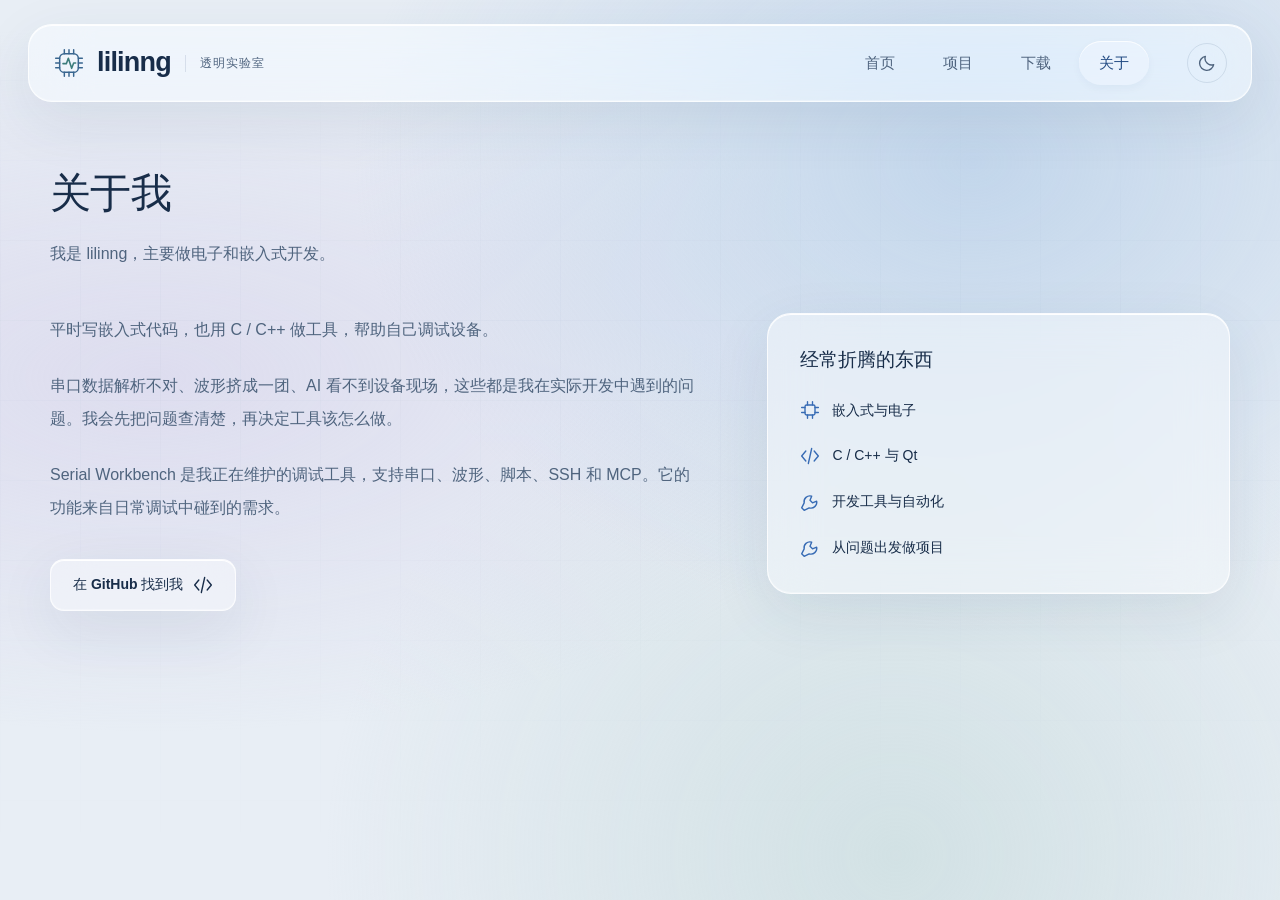
<file: deploy/website/site/about/index.html>
<!doctype html>
<html lang="zh-CN" data-base="../">
<head>
  <meta charset="utf-8">
  <meta name="viewport" content="width=device-width, initial-scale=1">
  <meta name="description" content="关于 lilinng，以及正在做的嵌入式、C++ 和工具项目。">
  <meta name="author" content="lilinng">
  <meta name="theme-color" content="#e8eef5">
  <meta property="og:title" content="关于 · lilinng">
  <meta property="og:description" content="关于 lilinng，以及正在做的嵌入式、C++ 和工具项目。">
  <meta property="og:type" content="website">
  <title>关于 · lilinng</title>

  <link rel="icon" type="image/svg+xml" href="../assets/favicon.svg">
  <link rel="stylesheet" href="../assets/site.css">
  <script defer src="../assets/app.js"></script>
</head>
<body>
  <a href="#main" class="skip-link">跳到正文</a>
  <header class="site-header"><div class="container header-inner">
    <a class="brand" href="../index.html" aria-label="lilinng 首页"><img src="../assets/favicon.svg" width="34" height="34" alt=""><span class="brand-text">lilinng<small>透明实验室</small></span></a>
    <nav class="desktop-nav" aria-label="主导航"><a class="nav-link" href="../index.html">首页</a><a class="nav-link" href="../projects/index.html">项目</a><a class="nav-link" href="../downloads/index.html">下载</a><a class="nav-link" href="../about/index.html" aria-current="page">关于</a></nav>
    <div class="header-actions">
      <button class="icon-button" data-theme-toggle aria-label="切换深色主题" title="切换深色主题"><svg class="icon moon" viewBox="0 0 24 24" aria-hidden="true"><path d="M20 14a8 8 0 0 1-10-10 8.5 8.5 0 1 0 10 10Z"/></svg><svg class="icon sun" viewBox="0 0 24 24" aria-hidden="true"><circle cx="12" cy="12" r="4"/><path d="M12 2v2m0 16v2M2 12h2m16 0h2M5 5l1.5 1.5m11 11L19 19M5 19l1.5-1.5m11-11L19 5"/></svg></button>
      <details class="mobile-menu"><summary aria-label="导航菜单"><svg class="icon " viewBox="0 0 24 24" aria-hidden="true"><path d="M4 6h16M4 12h16M4 18h16"/></svg></summary><nav class="mobile-nav" aria-label="手机导航"><a class="nav-link" href="../index.html">首页</a><a class="nav-link" href="../projects/index.html">项目</a><a class="nav-link" href="../downloads/index.html">下载</a><a class="nav-link" href="../about/index.html" aria-current="page">关于</a></nav></details>
    </div>
  </div></header>
  <main id="main"><div class="container"><header class="page-heading"><h1>关于我</h1><p>我是 lilinng，主要做电子和嵌入式开发。</p></header><div class="about-grid"><div class="prose">
  <p>平时写嵌入式代码，也用 C / C++ 做工具，帮助自己调试设备。</p>
  <p>串口数据解析不对、波形挤成一团、AI 看不到设备现场，这些都是我在实际开发中遇到的问题。我会先把问题查清楚，再决定工具该怎么做。</p>
  <p>Serial Workbench 是我正在维护的调试工具，支持串口、波形、脚本、SSH 和 MCP。它的功能来自日常调试中碰到的需求。</p>
  <a class="button button-secondary" href="https://github.com/lilinng-163" target="_blank" rel="noopener noreferrer">在 GitHub 找到我 <svg class="icon " viewBox="0 0 24 24" aria-hidden="true"><path d="m7 6-5 6 5 6m10-12 5 6-5 6M14 3 10 21"/></svg></a></div>
  <aside class="about-note"><h2>经常折腾的东西</h2><div class="topic-lines"><div><svg class="icon " viewBox="0 0 24 24" aria-hidden="true"><rect x="6" y="6" width="12" height="12" rx="2"/><path d="M9 2v4m6-4v4M9 18v4m6-4v4M2 9h4m-4 6h4m12-6h4m-4 6h4"/></svg>嵌入式与电子</div><div><svg class="icon " viewBox="0 0 24 24" aria-hidden="true"><path d="m7 6-5 6 5 6m10-12 5 6-5 6M14 3 10 21"/></svg>C / C++ 与 Qt</div><div><svg class="icon " viewBox="0 0 24 24" aria-hidden="true"><path d="m14 5-2 5 3 3 5-2a7 7 0 0 1-9 8l-6 3-3-3 3-6a7 7 0 0 1 9-8Z"/></svg>开发工具与自动化</div><div><svg class="icon " viewBox="0 0 24 24" aria-hidden="true"><path d="m14 5-2 5 3 3 5-2a7 7 0 0 1-9 8l-6 3-3-3 3-6a7 7 0 0 1 9-8Z"/></svg>从问题出发做项目</div></div></aside></div></div></main>
  <!-- SITE_FOOTER -->
  <div id="toast" role="status" hidden></div>
</body></html>
</file>
<file: deploy/website/site/assets/site.css>
/* SPDX-License-Identifier: Apache-2.0 */
:root {
  color-scheme: light;
  --paper: #e8eef5;
  --surface: rgb(250 253 255 / .46);
  --ink: #182d49;
  --muted: #4f647e;
  --line: rgb(104 129 160 / .19);
  --wash: rgb(241 248 255 / .5);
  --blue: #376bb4;
  --strong: #234b83;
  --accent: #b99b7a;
  --header: rgb(250 253 255 / .5);
  --glass-edge: rgb(255 255 255 / .78);
  --glass-shadow: 0 18px 60px rgb(36 66 104 / .09), inset 0 1px 0 rgb(255 255 255 / .95), inset 0 -1px 0 rgb(255 255 255 / .3);
  --halo: #a8c8e0;
  font-family: "Segoe UI", "Microsoft YaHei UI", "PingFang SC", sans-serif;
  font-synthesis: none;
  scroll-behavior: smooth;
}
:root[data-theme="dark"] {
  color-scheme: dark;
  --paper: #101d2c;
  --surface: rgb(44 67 92 / .42);
  --ink: #edf4ff;
  --muted: #b2c5df;
  --line: rgb(182 210 242 / .18);
  --wash: rgb(74 108 146 / .25);
  --blue: #a7caff;
  --strong: #d0e4ff;
  --accent: #d4bb97;
  --header: rgb(27 48 70 / .56);
  --glass-edge: rgb(207 231 255 / .24);
  --glass-shadow: 0 22px 64px rgb(0 9 23 / .2), inset 0 1px 0 rgb(226 245 255 / .22), inset 0 -1px 0 rgb(143 185 232 / .06);
  --halo: #426681;
}
* { box-sizing: border-box; }
body { margin: 0; background: var(--paper); color: var(--ink); font-size: 15px; line-height: 1.85; min-height: 100vh; display: flex; flex-direction: column; position: relative; isolation: isolate; }
body::before { content: ""; position: fixed; inset: 0; pointer-events: none; z-index: -2; background: radial-gradient(ellipse at 76% 18%, rgb(174 201 230 / .65), transparent 45%), radial-gradient(ellipse at 12% 42%, rgb(211 204 233 / .5), transparent 48%), radial-gradient(ellipse at 70% 95%, rgb(192 215 215 / .55), transparent 45%); }
body::after { content: ""; position: fixed; inset: 0; pointer-events: none; z-index: -1; background-image: linear-gradient(var(--line) 1px, transparent 1px), linear-gradient(90deg, var(--line) 1px, transparent 1px); background-size: 80px 80px; opacity: .18; mask-image: linear-gradient(transparent, #000 35%, transparent); }
[data-theme="dark"] body::before { opacity: .2; }
main { flex: 1; }
button, input { font: inherit; }
a { color: inherit; text-decoration: none; }
button { cursor: pointer; }
img, svg { max-width: 100%; }
img { height: auto; }
svg.icon { width: 20px; height: 20px; fill: none; stroke: currentColor; stroke-width: 1.65; stroke-linecap: round; stroke-linejoin: round; flex-shrink: 0; }
:focus-visible { outline: 3px solid var(--blue); outline-offset: 5px; }
[hidden] { display: none !important; }
::selection { background: #bfd5f5; color: #173454; }
.skip-link { position: fixed; z-index: 100; top: 12px; left: 16px; padding: 8px 16px; background: var(--surface); transform: translateY(-180%); border-radius: 8px; }
.skip-link:focus { transform: translateY(0); }
.container { width: min(1180px, calc(100% - 96px)); margin-inline: auto; }
.site-header { width: min(1252px, calc(100% - 56px)); margin: 24px auto 0; border: 1px solid var(--glass-edge); border-radius: 24px; background: var(--header); position: sticky; top: 16px; z-index: 10; backdrop-filter: blur(28px) saturate(150%); -webkit-backdrop-filter: blur(28px) saturate(150%); box-shadow: var(--glass-shadow); }
.header-inner { width: calc(100% - 48px); min-height: 76px; display: flex; align-items: center; gap: 38px; }
.brand { display: inline-flex; align-items: center; gap: 12px; flex-shrink: 0; }
.brand img { width: 32px; height: 32px; }
[data-theme="dark"] .brand img { filter: brightness(1.75) saturate(.8); }
.brand-text { display: flex; align-items: center; gap: 14px; font-family: "Bahnschrift", "Segoe UI", sans-serif; font-size: 27px; font-weight: 650; letter-spacing: -.8px; }
.brand-text small { color: var(--muted); font: 12px "Microsoft YaHei UI", sans-serif; letter-spacing: 1px; border-left: 1px solid var(--line); padding-left: 14px; }
.desktop-nav { display: flex; align-items: center; gap: 8px; margin-left: auto; }
.nav-link { padding: 8px 20px; color: var(--muted); border-radius: 999px; transition: color .16s, background .16s, box-shadow .16s; }
.nav-link:hover { color: var(--ink); background: var(--wash); }
.nav-link[aria-current="page"] { color: var(--strong); background: var(--wash); box-shadow: inset 0 1px 0 var(--glass-edge), 0 3px 10px rgb(25 60 100 / .04); font-weight: 600; }
.header-actions { display: flex; align-items: center; gap: 12px; }
.icon-button { display: inline-flex; align-items: center; justify-content: center; width: 40px; height: 40px; border: 1px solid var(--line); background: transparent; color: var(--muted); border-radius: 50%; }
.icon-button:hover { color: var(--blue); background: var(--wash); }
.sun { display: none; }
[data-theme="dark"] .moon { display: none; }
[data-theme="dark"] .sun { display: inline; }
.mobile-menu { display: none; }
h1, h2, h3, p { margin-top: 0; }
h1, h2, h3 { line-height: 1.45; }
.hero { display: grid; grid-template-columns: .95fr 1.05fr; gap: 20px; min-height: 660px; padding: 56px 0 66px; align-items: center; }
.hello { color: var(--muted); font-size: 14px; font-weight: 500; margin-bottom: 26px; letter-spacing: 2px; }
.hero h1 { font-size: clamp(44px, 5.1vw, 74px); font-weight: 650; line-height: 1.24; letter-spacing: -3px; margin-bottom: 30px; }
.hero h1 span { display: block; }
.hero-copy { max-width: 460px; color: var(--muted); font-size: 16px; line-height: 2; margin-bottom: 32px; }
.hero-actions { display: flex; gap: 12px; flex-wrap: wrap; }
.button { display: inline-flex; align-items: center; justify-content: center; gap: 10px; min-height: 50px; padding: 12px 22px; border: 1px solid var(--glass-edge); border-radius: 14px; font-weight: 600; font-size: 14px; box-shadow: var(--glass-shadow); backdrop-filter: blur(20px); -webkit-backdrop-filter: blur(20px); transition: background .2s, border-color .2s, box-shadow .2s, transform .2s; }
.button-primary, .button-green { color: #fff; background: linear-gradient(160deg, #547fae, #2b5280); border-color: #8eaac9; box-shadow: inset 0 1px 0 #d6e7ff66, 0 8px 24px #1c48772b; }
.button-primary:hover, .button-green:hover { background: linear-gradient(160deg, #638bb7, #315f93); box-shadow: inset 0 1px 0 #e4f0ff99, 0 0 0 4px #7fa6d425, 0 12px 28px #1c48772b; transform: translateY(-1px); }
.button-secondary { background: var(--surface); color: var(--ink); }
.button-secondary:hover { background: var(--wash); box-shadow: var(--glass-shadow), 0 0 0 4px #8eafd51c; transform: translateY(-1px); }
.hero-tags { display: flex; flex-wrap: wrap; gap: 10px 18px; font-size: 12px; color: var(--muted); margin: 24px 0 0; }
.hero-tags span + span { border-left: 1px solid var(--line); padding-left: 18px; }
.glass { border: 1px solid var(--glass-edge); background: linear-gradient(135deg, rgb(255 255 255 / .5), rgb(255 255 255 / .12)); box-shadow: var(--glass-shadow); backdrop-filter: blur(22px) saturate(135%); -webkit-backdrop-filter: blur(22px) saturate(135%); }
[data-theme="dark"] .glass { background: linear-gradient(135deg, rgb(114 153 192 / .2), rgb(40 66 95 / .12)); }
.lab-stage { position: relative; width: 100%; aspect-ratio: 600 / 560; min-width: 0; }
.lab-halo { position: absolute; width: 77%; height: 77%; left: 15%; top: 10%; background: radial-gradient(circle, rgb(255 255 255 / .85), rgb(115 167 215 / .32) 45%, transparent 70%); border-radius: 50%; transform: translate(var(--glow-x, 0px), var(--glow-y, 0px)); transition: transform .18s ease-out; pointer-events: none; }
[data-theme="dark"] .lab-halo { opacity: .22; }
.lab-ring { position: absolute; width: 74%; aspect-ratio: 1; left: 18%; top: 11%; border-radius: 50%; border: 1px solid var(--glass-edge); box-shadow: 0 0 0 18px rgb(255 255 255 / .04), 0 0 0 19px var(--line); transform: translate(var(--ring-x, 0px), var(--ring-y, 0px)) scaleY(.94); transition: transform .18s ease-out; pointer-events: none; }
.lab-circuit { position: absolute; width: 100%; height: 100%; inset: 0; overflow: visible; }
.lab-circuit circle { stroke: var(--blue); fill: var(--paper); opacity: .55; }
.circuit-muted { stroke: var(--line); stroke-width: 1; }
.circuit-signal { stroke: var(--blue); opacity: .35; stroke-width: 2; }
.lab-slab { position: absolute; left: 12%; top: 17%; width: 59%; height: 63%; border-radius: 34px; transform: rotate(-12deg) skewY(3deg); background: linear-gradient(125deg, rgb(255 255 255 / .58), rgb(190 208 229 / .12)); }
.lab-slab::before { content: ""; position: absolute; inset: 0; border-radius: inherit; background: radial-gradient(ellipse at var(--light-x, 25%) var(--light-y, 10%), rgb(255 255 255 / .95), rgb(77 143 207 / .25) 35%, transparent 65%); opacity: .8; pointer-events: none; }
.lab-slab::after { content: ""; position: absolute; inset: 10px; border: 1px solid var(--glass-edge); opacity: .5; border-radius: 26px; }
.slab-caption { position: absolute; top: 25px; left: 26px; font-size: 11px; color: var(--muted); letter-spacing: 2px; }
.slab-mark { position: absolute; bottom: 22px; right: 26px; font: 12px "Bahnschrift", sans-serif; color: var(--muted); }
.slab-contact { position: absolute; width: 8px; height: 8px; border-radius: 50%; border: 1px solid var(--accent); box-shadow: inset 0 1px 2px #fff6; }
.contact-one { bottom: 26px; left: 24px; }
.contact-two { top: 26px; right: 24px; }
.lab-chip { position: absolute; left: 9%; top: 39%; width: 27%; aspect-ratio: 1; }
.chip-core { position: absolute; inset: 10px; border-radius: 18px; border: 1px solid #66819b; background: linear-gradient(140deg, #40576a, #1c3147 80%); box-shadow: inset 1px 1px 1px #b2c5d688, inset -2px -2px 2px #0e203f99, 0 20px 28px #24476f28; color: #f3f7fc; display: flex; flex-direction: column; align-items: center; justify-content: center; }
.chip-core svg { width: 29px; height: 29px; margin-bottom: 6px; color: #bed4df; }
.chip-core strong { font: 600 clamp(17px, 2vw, 28px) "Bahnschrift", sans-serif; letter-spacing: -.5px; }
.chip-core small { font-size: 9px; color: #bfd1df; margin-top: 8px; letter-spacing: 1px; }
.chip-pins { position: absolute; display: block; background: repeating-linear-gradient(90deg, #859bad 0 4px, transparent 4px 14px); }
.pins-top, .pins-bottom { left: 24px; right: 24px; height: 12px; }
.pins-top { top: 0; }.pins-bottom { bottom: 0; }
.pins-left, .pins-right { top: 24px; bottom: 24px; width: 12px; background: repeating-linear-gradient(0deg, #859bad 0 4px, transparent 4px 14px); }
.pins-left { left: 0; }.pins-right { right: 0; }
.lab-wave { position: absolute; left: 35%; top: 23%; width: 63%; border-radius: 24px; padding: 18px 20px 14px; background: linear-gradient(140deg, rgb(255 255 255 / .84), rgb(255 255 255 / .48)); backdrop-filter: none; -webkit-backdrop-filter: none; }
.wave-heading { display: flex; justify-content: space-between; align-items: center; gap: 8px; margin-bottom: 18px; font-size: 12px; }
.wave-heading > span { display: flex; align-items: center; gap: 7px; }
.wave-heading i { width: 5px; height: 5px; background: var(--blue); border-radius: 50%; }
.wave-heading small { color: var(--muted); font-size: 10px; }
.lab-wave > svg { display: block; width: 100%; }
.wave-grid { stroke: var(--line); stroke-width: .8; }
.wave-line { stroke: var(--blue); stroke-width: 2.4; stroke-linecap: round; }
.wave-caption { margin-top: 12px; display: flex; justify-content: space-between; gap: 8px; color: var(--muted); font-size: 10px; }
.lab-packet { position: absolute; width: 48%; left: 41%; top: 70%; padding: 17px 22px; border-radius: 19px; background: linear-gradient(130deg, rgb(255 255 255 / .86), rgb(255 255 255 / .48)); backdrop-filter: none; -webkit-backdrop-filter: none; }
[data-theme="dark"] .lab-wave, [data-theme="dark"] .lab-packet { background: linear-gradient(135deg, rgb(58 86 117 / .88), rgb(29 51 76 / .86)); }
.lab-wave::before { content: ""; position: absolute; inset: 0; border-radius: inherit; pointer-events: none; background: radial-gradient(ellipse at var(--light-x, 25%) var(--light-y, 10%), rgb(255 255 255 / .85), rgb(113 167 214 / .2) 35%, transparent 65%); opacity: .9; }
.lab-wave > * { position: relative; }
[data-theme="dark"] .lab-wave::before { opacity: .16; }
.lab-packet > div { display: flex; justify-content: space-between; align-items: center; }
.packet-label { font-size: 11px; }
.lab-packet small { font-size: 9px; color: var(--muted); }
.lab-packet code { display: block; white-space: nowrap; margin-top: 9px; font: 12px "Cascadia Code", Consolas, monospace; color: var(--muted); }
.lab-packet em { font-style: normal; color: var(--blue); }
.packet-caption { font-size: 10px; color: var(--muted); }
.lab-caption { position: absolute; top: 100%; margin: 28px 0 0; width: 100%; text-align: center; font-size: 11px; letter-spacing: 1px; color: var(--muted); }
.section { margin-bottom: 76px; }
.section-head { display: flex; align-items: baseline; justify-content: space-between; gap: 20px; margin-bottom: 26px; }
.section-head h2 { font-size: 25px; font-weight: 650; margin: 0; }
.interests { display: grid; grid-template-columns: repeat(3, 1fr); gap: 44px; padding: 30px 0 6px; border-top: 1px solid var(--line); }
.interest-item > .icon { color: var(--blue); width: 26px; height: 26px; margin-bottom: 14px; }
.interest-item h3 { font-size: 17px; margin-bottom: 10px; }
.interest-item p { color: var(--muted); font-size: 14px; margin-bottom: 0; max-width: 300px; }
.text-link { color: var(--blue); display: inline-flex; align-items: center; gap: 8px; font-size: 14px; }
.text-link:hover, .footer-links a:hover, .registration a:hover { text-decoration: underline; text-underline-offset: 5px; }
.project-feature { display: grid; grid-template-columns: .85fr 1.2fr; align-items: center; border: 1px solid var(--glass-edge); border-radius: 30px; background: var(--surface); overflow: hidden; box-shadow: var(--glass-shadow); backdrop-filter: blur(28px) saturate(130%); -webkit-backdrop-filter: blur(28px) saturate(130%); }
.project-feature-text { padding: 36px; }
.project-brand, .download-brand { display: flex; align-items: center; gap: 14px; margin-bottom: 22px; }
.project-icon, .download-brand img { display: block; width: 48px; height: 48px; background: transparent; padding: 0; flex-shrink: 0; }
.project-brand h2, .download-brand h2 { margin: 0; font-size: clamp(20px, 2vw, 26px); letter-spacing: -.5px; }
.project-version, .version { color: var(--blue); font-size: 12px; font-weight: 600; }
.project-feature p { color: var(--muted); font-size: 14px; max-width: 360px; }
.feature-tags { display: flex; gap: 8px; flex-wrap: wrap; margin: 22px 0 26px; }
.feature-tags span { background: var(--wash); color: var(--muted); border-radius: 6px; font-size: 12px; padding: 3px 9px; }
.project-feature-image { padding: 44px 30px 44px 0; min-width: 0; }
.project-feature-image img { width: 100%; display: block; border: 1px solid var(--glass-edge); border-radius: 12px; box-shadow: 0 20px 45px #182a451c; }
.project-feature .preview-caption { max-width: none; margin: 12px 0 0; text-align: center; font-size: 11px; }
.small-note { display: flex; align-items: start; gap: 10px; color: var(--muted); font-size: 13px; margin: 22px 0 0; }
.small-note .icon { margin-top: 3px; width: 18px; }
.site-footer { border-top: 1px solid var(--glass-edge); padding: 32px 0 24px; color: var(--muted); font-size: 12px; background: var(--surface); backdrop-filter: blur(24px); -webkit-backdrop-filter: blur(24px); }
.footer-inner { display: flex; justify-content: space-between; align-items: center; gap: 20px; flex-wrap: wrap; }
.footer-links { display: flex; gap: 24px; flex-wrap: wrap; }
.footer-anniversary { display: flex; justify-content: flex-end; align-items: center; flex-wrap: wrap; gap: 12px; margin-top: 10px; font-size: 11px; line-height: 1.8; }
.footer-anniversary a { font-variant-numeric: tabular-nums; padding: 2px 3px; text-decoration: underline; text-decoration-color: var(--line); text-underline-offset: 4px; }
.footer-anniversary a:hover, .footer-anniversary a:focus-visible { color: var(--blue); text-decoration-color: currentColor; }
.anniversary-heading { display: flex; align-items: center; justify-content: space-between; gap: 20px; flex-wrap: wrap; }
.anniversary-heading h1 { margin: 8px 0 0; }
.anniversary-back { color: var(--muted); font-size: 13px; }
.anniversary-tabs { display: flex; gap: 8px; font-variant-numeric: tabular-nums; }
.anniversary-tabs a { padding: 6px 18px; border: 1px solid var(--line); border-radius: 999px; color: var(--muted); background: var(--surface); }
.anniversary-tabs a[aria-current="page"] { color: var(--blue); border-color: var(--blue); }
.anniversary-player { margin: 0 0 40px; padding: 10px; border: 1px solid var(--glass-edge); border-radius: 24px; background: var(--surface); box-shadow: var(--glass-shadow); }
.anniversary-player video { display: block; width: 100%; height: auto; aspect-ratio: 16 / 9; border-radius: 16px; background: #10151e; }
.anniversary-player figcaption { display: flex; justify-content: space-between; gap: 12px; flex-wrap: wrap; padding: 12px 10px 4px; color: var(--muted); font-size: 12px; }
@media (max-width: 760px) {
  .footer-anniversary { justify-content: center; }
  .anniversary-player { padding: 6px; border-radius: 18px; }
  .anniversary-player video { border-radius: 12px; }
}
.registration { display: flex; justify-content: center; align-items: center; flex-wrap: wrap; gap: 10px 24px; border-top: 1px solid var(--line); padding-top: 20px; margin-top: 24px; min-height: 44px; font-size: 12px; }
.registration a, .registration span { display: inline-flex; gap: 6px; align-items: center; }
.registration .icon { width: 15px; height: 15px; }
.registration img { width: 18px; height: 20px; object-fit: contain; }
.page-heading { padding: 62px 0 36px; }
.page-heading h1 { font-size: clamp(28px, 3.2vw, 42px); font-weight: 650; letter-spacing: -.7px; margin-bottom: 16px; }
.page-heading p { color: var(--muted); font-size: 16px; max-width: 700px; margin: 0; }
.download-panel { background: var(--surface); border: 1px solid var(--glass-edge); border-radius: 28px; display: grid; grid-template-columns: 1.15fr .85fr; overflow: hidden; margin-bottom: 24px; box-shadow: var(--glass-shadow); backdrop-filter: blur(28px) saturate(130%); -webkit-backdrop-filter: blur(28px) saturate(130%); }
.download-main, .download-details { padding: 36px; }
.download-main p { color: var(--muted); max-width: 470px; }
.download-meta { display: flex; gap: 10px 18px; flex-wrap: wrap; font-size: 12px; color: var(--muted); margin: 22px 0; }
.download-main .button { width: 100%; min-height: 54px; font-size: 16px; }
.download-alt { display: flex; justify-content: space-between; flex-wrap: wrap; gap: 12px; color: var(--blue); font-size: 12px; margin-top: 16px; }
.download-alt a:hover { text-decoration: underline; }
.download-details { background: var(--wash); }
.download-details h3 { font-size: 17px; margin-bottom: 22px; }
.download-details ul { list-style: none; padding: 0; margin: 0; }
.download-details li { display: flex; gap: 10px; align-items: start; margin-bottom: 14px; font-size: 14px; }
.download-details .icon { color: var(--blue); width: 18px; margin-top: 4px; }
.checksum { border: 1px solid var(--glass-edge); border-radius: 18px; padding: 20px 24px; margin-bottom: 32px; background: var(--surface); box-shadow: var(--glass-shadow); backdrop-filter: blur(24px); -webkit-backdrop-filter: blur(24px); }
.checksum-heading { display: flex; justify-content: space-between; align-items: center; gap: 16px; font-size: 13px; margin-bottom: 10px; }
.copy-button { display: inline-flex; align-items: center; gap: 6px; border: 0; border-radius: 6px; background: var(--wash); color: var(--blue); padding: 6px 10px; font-size: 12px; flex-shrink: 0; }
.checksum code { display: block; font-family: "Cascadia Code", Consolas, monospace; color: var(--muted); font-size: 13px; overflow-wrap: anywhere; }
.release-notes { margin: 36px 0; padding-bottom: 26px; border-bottom: 1px solid var(--line); }
.release-notes h2 { font-size: 23px; }
.release-notes h3 { font-size: 17px; margin-top: 24px; }
.release-notes p, .release-notes li { font-size: 14px; color: var(--muted); }
.release-notes pre { overflow-x: auto; padding: 16px; background: var(--wash); border-radius: 8px; max-width: 100%; font-size: 13px; }
.download-help { display: grid; grid-template-columns: 1fr 1fr; gap: 32px 56px; padding: 16px 0 20px; }
.download-help h3 { font-size: 17px; margin-bottom: 12px; }
.download-help p { color: var(--muted); font-size: 14px; margin: 0; }
.about-grid { display: grid; grid-template-columns: 1.4fr 1fr; gap: 70px; padding: 8px 0 80px; }
.prose p { color: var(--muted); font-size: 16px; line-height: 2.1; margin-bottom: 22px; }
.prose .button { margin-top: 12px; }
.about-note { background: var(--surface); border: 1px solid var(--glass-edge); border-radius: 24px; padding: 32px; align-self: start; box-shadow: var(--glass-shadow); backdrop-filter: blur(24px); -webkit-backdrop-filter: blur(24px); }
.about-note h2 { font-size: 19px; margin-bottom: 24px; }
.topic-lines { display: grid; gap: 20px; }
.topic-lines div { display: flex; align-items: center; gap: 12px; font-size: 14px; }
.topic-lines .icon { color: var(--blue); }
.not-found { text-align: center; padding: 80px 0 100px; }
.not-found .number { font-size: 80px; line-height: 1.2; color: var(--blue); font-family: "Bahnschrift", sans-serif; margin-bottom: 18px; }
.not-found h1 { font-size: 28px; }
.not-found p { color: var(--muted); }
#toast { position: fixed; bottom: 28px; left: 50%; transform: translateX(-50%); z-index: 20; background: var(--ink); color: var(--paper); padding: 12px 20px; border-radius: 10px; font-size: 13px; width: max-content; max-width: calc(100% - 32px); }
.clipboard-helper { position: fixed; top: -1000px; }
@media (max-width: 1000px) {
  .container { width: calc(100% - 56px); }
  .hero { gap: 12px; padding: 48px 0 64px; min-height: 580px; }
  .hero h1 { font-size: 54px; }
  .brand-text small { display: none; }
  .project-feature-text, .download-main, .download-details { padding: 28px; }
  .project-feature-image { padding: 28px 24px 28px 0; }
  .about-grid { gap: 36px; }
}
@media (max-width: 760px) {
  .container { width: calc(100% - 40px); }
  .site-header { width: calc(100% - 28px); margin-top: 14px; border-radius: 20px; top: 10px; }
  .header-inner { width: calc(100% - 32px); min-height: 64px; gap: 20px; }
  .desktop-nav { display: none; }
  .header-actions { margin-left: auto; }
  .mobile-menu { display: block; }
  .mobile-menu summary { cursor: pointer; list-style: none; display: flex; align-items: center; justify-content: center; width: 40px; height: 40px; border: 1px solid var(--line); border-radius: 8px; }
  .mobile-menu summary::-webkit-details-marker { display: none; }
  .mobile-nav { position: absolute; top: calc(100% + 10px); right: 0; width: 180px; padding: 10px; border: 1px solid var(--glass-edge); border-radius: 18px; background: var(--paper); box-shadow: var(--glass-shadow); display: grid; gap: 4px; }
  .hero { grid-template-columns: 1fr; padding: 52px 0 44px; gap: 8px; }
  .hero h1 { font-size: clamp(48px, 9vw, 64px); letter-spacing: -2px; }
  .hello { margin-bottom: 20px; font-size: 12px; }
  .lab-stage { width: min(520px, 100%); margin: 0 auto 20px; }
  .hero-copy { max-width: 540px; }
  .hero-actions .button { flex: 1 1 auto; }
  .interests { gap: 22px; }
  .interest-item h3 { font-size: 16px; }
  .section { margin-bottom: 50px; }
  .project-feature, .download-panel { grid-template-columns: 1fr; }
  .project-feature-text { padding: 28px; }
  .project-feature-image { padding: 0 24px 26px; }
  .project-feature p { max-width: 100%; }
  .page-heading { padding: 40px 0 28px; }
  .about-grid { grid-template-columns: 1fr; gap: 32px; padding-bottom: 50px; }
  .footer-inner { justify-content: center; text-align: center; gap: 12px; }
  .footer-links { gap: 20px; }
}
@media (max-width: 480px) {
  .container { width: calc(100% - 36px); }
  .hero { padding-top: 42px; }
  .hero-actions { flex-direction: row; gap: 10px; }
  .hero-actions .button { padding: 11px 14px; font-size: 12px; }
  .hero-actions .button-primary { flex: 1 1 auto; }
  .hero-actions .button-secondary { flex: 0 0 auto; }
  .hero h1 { font-size: 52px; }
  .hero-copy { margin-bottom: 26px; }
  .hero-tags { font-size: 11px; gap: 10px 12px; }
  .hero-tags span + span { padding-left: 12px; }
  .lab-stage { margin-top: 8px; }
  .lab-wave { border-radius: 16px; padding: 12px; }
  .wave-heading { font-size: 9px; margin-bottom: 8px; }
  .wave-heading small { font-size: 8px; }
  .wave-caption { font-size: 7px; margin-top: 6px; }
  .lab-packet { padding: 10px 13px; border-radius: 13px; top: 72%; }
  .lab-packet code { font-size: 9px; margin-top: 4px; }
  .lab-packet small, .packet-caption { font-size: 7px; }
  .packet-label { font-size: 9px; }
  .lab-slab { border-radius: 24px; }
  .lab-slab::after { border-radius: 17px; inset: 7px; }
  .slab-caption { font-size: 8px; top: 16px; left: 16px; letter-spacing: 1px; }
  .slab-mark { font-size: 9px; right: 15px; bottom: 16px; }
  .chip-core { inset: 7px; border-radius: 11px; }
  .chip-core svg { width: 20px; height: 20px; margin-bottom: 2px; }
  .chip-core strong { font-size: 17px; }
  .chip-core small { font-size: 6px; margin-top: 3px; letter-spacing: 0; }
  .pins-top, .pins-bottom { left: 14px; right: 14px; height: 8px; }
  .pins-left, .pins-right { top: 14px; bottom: 14px; width: 8px; }
  .lab-caption { font-size: 9px; }
  .hero-copy { font-size: 15px; }
  .interests { grid-template-columns: 1fr; gap: 24px; }
  .interest-item { display: grid; grid-template-columns: 32px 1fr; column-gap: 12px; }
  .interest-item > .icon { grid-row: 1 / 3; margin-top: 2px; }
  .interest-item h3 { margin-bottom: 6px; }
  .interest-item p { max-width: 100%; }
  .section-head h2 { font-size: 22px; }
  .section-head { gap: 12px; }
  .text-link { font-size: 13px; }
  .project-feature-text, .download-main, .download-details, .about-note { padding: 24px; }
  .download-help { grid-template-columns: 1fr; gap: 28px; }
  .checksum { padding: 18px; }
  .checksum-heading { gap: 8px; font-size: 12px; }
  .registration { flex-direction: column; gap: 12px; }
}
@media (prefers-reduced-motion: no-preference) {
  .hero-intro { animation: lab-intro .7s ease-out both; }
  .lab-stage { animation: lab-intro .9s .08s ease-out both; }
  @keyframes lab-intro { from { opacity: 0; translate: 0 12px; } to { opacity: 1; translate: 0 0; } }
}
@supports not (backdrop-filter: blur(1px)) {
  .glass, .site-header, .project-feature, .download-panel, .checksum, .about-note { background-color: var(--paper); }
}
@media (prefers-reduced-motion: reduce) {
  :root { scroll-behavior: auto; }
  *, *::before, *::after { animation: none !important; transition: none !important; }
}
</file>
